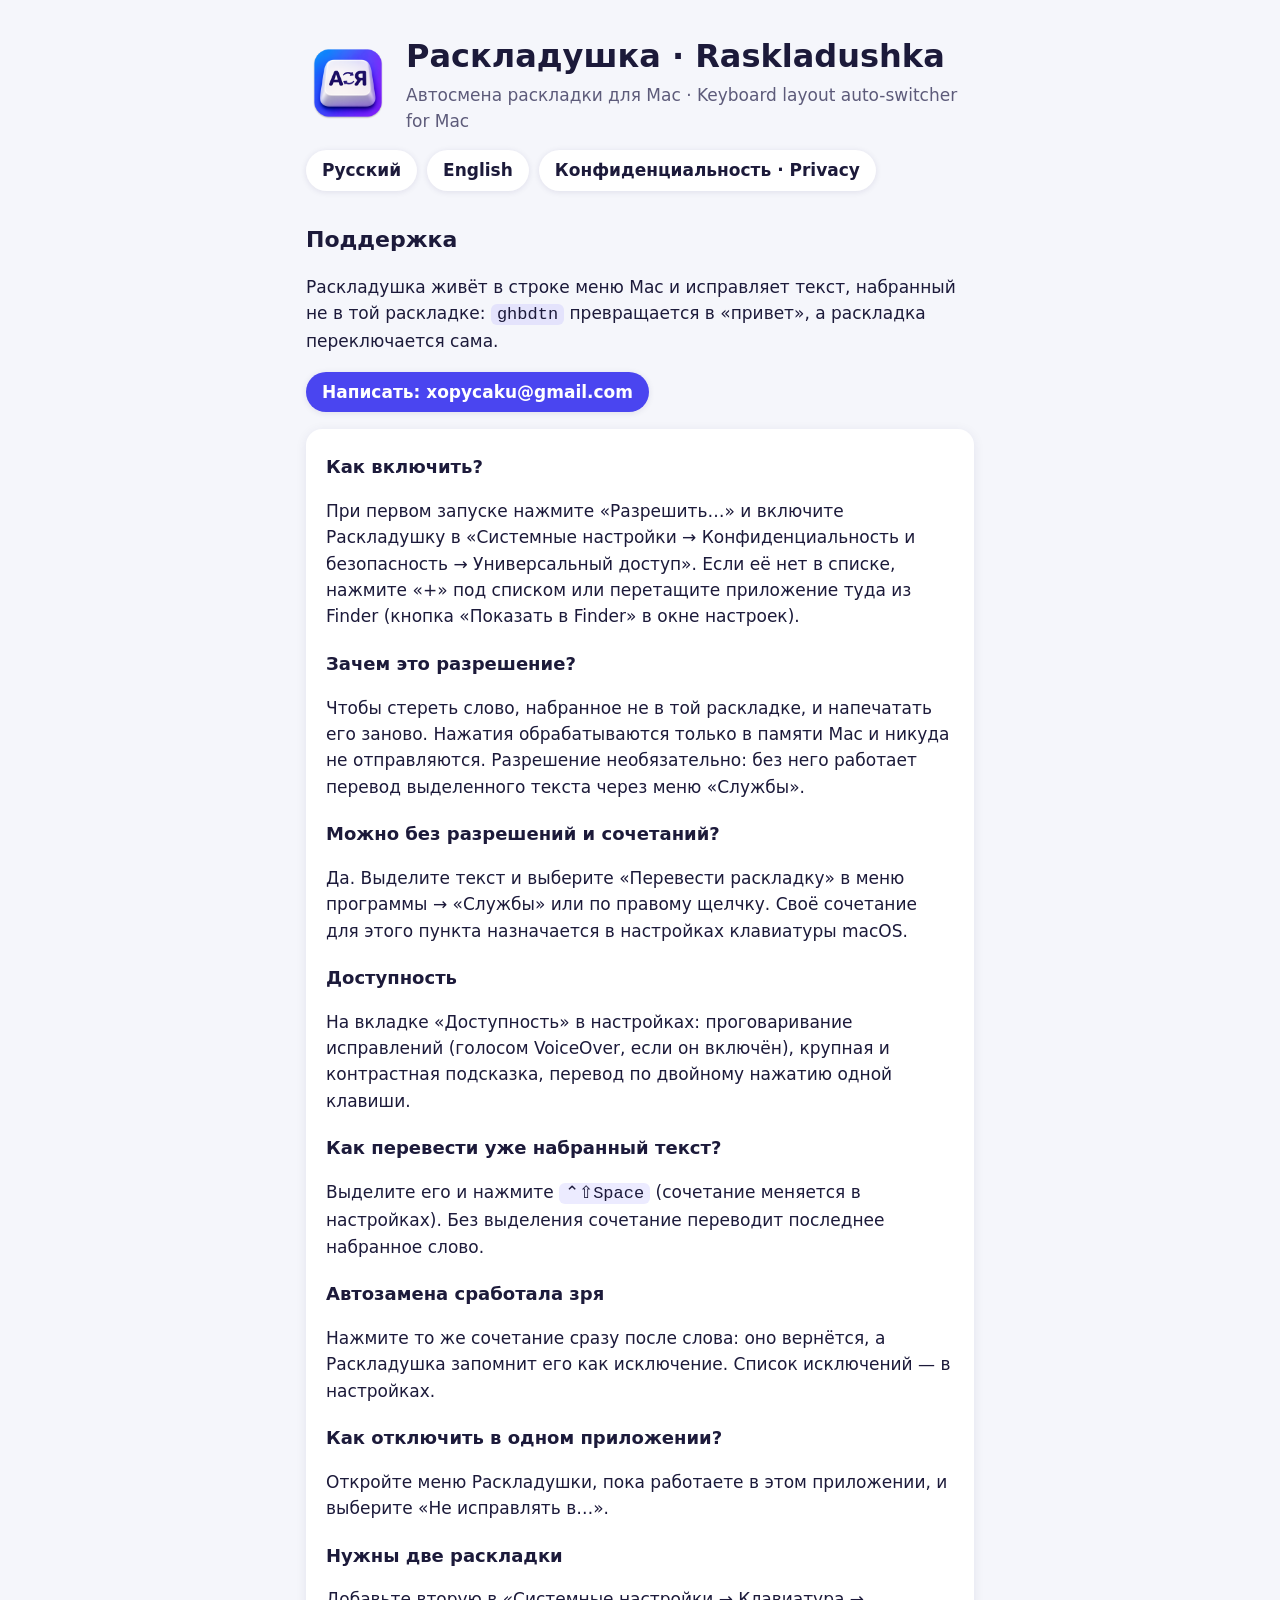
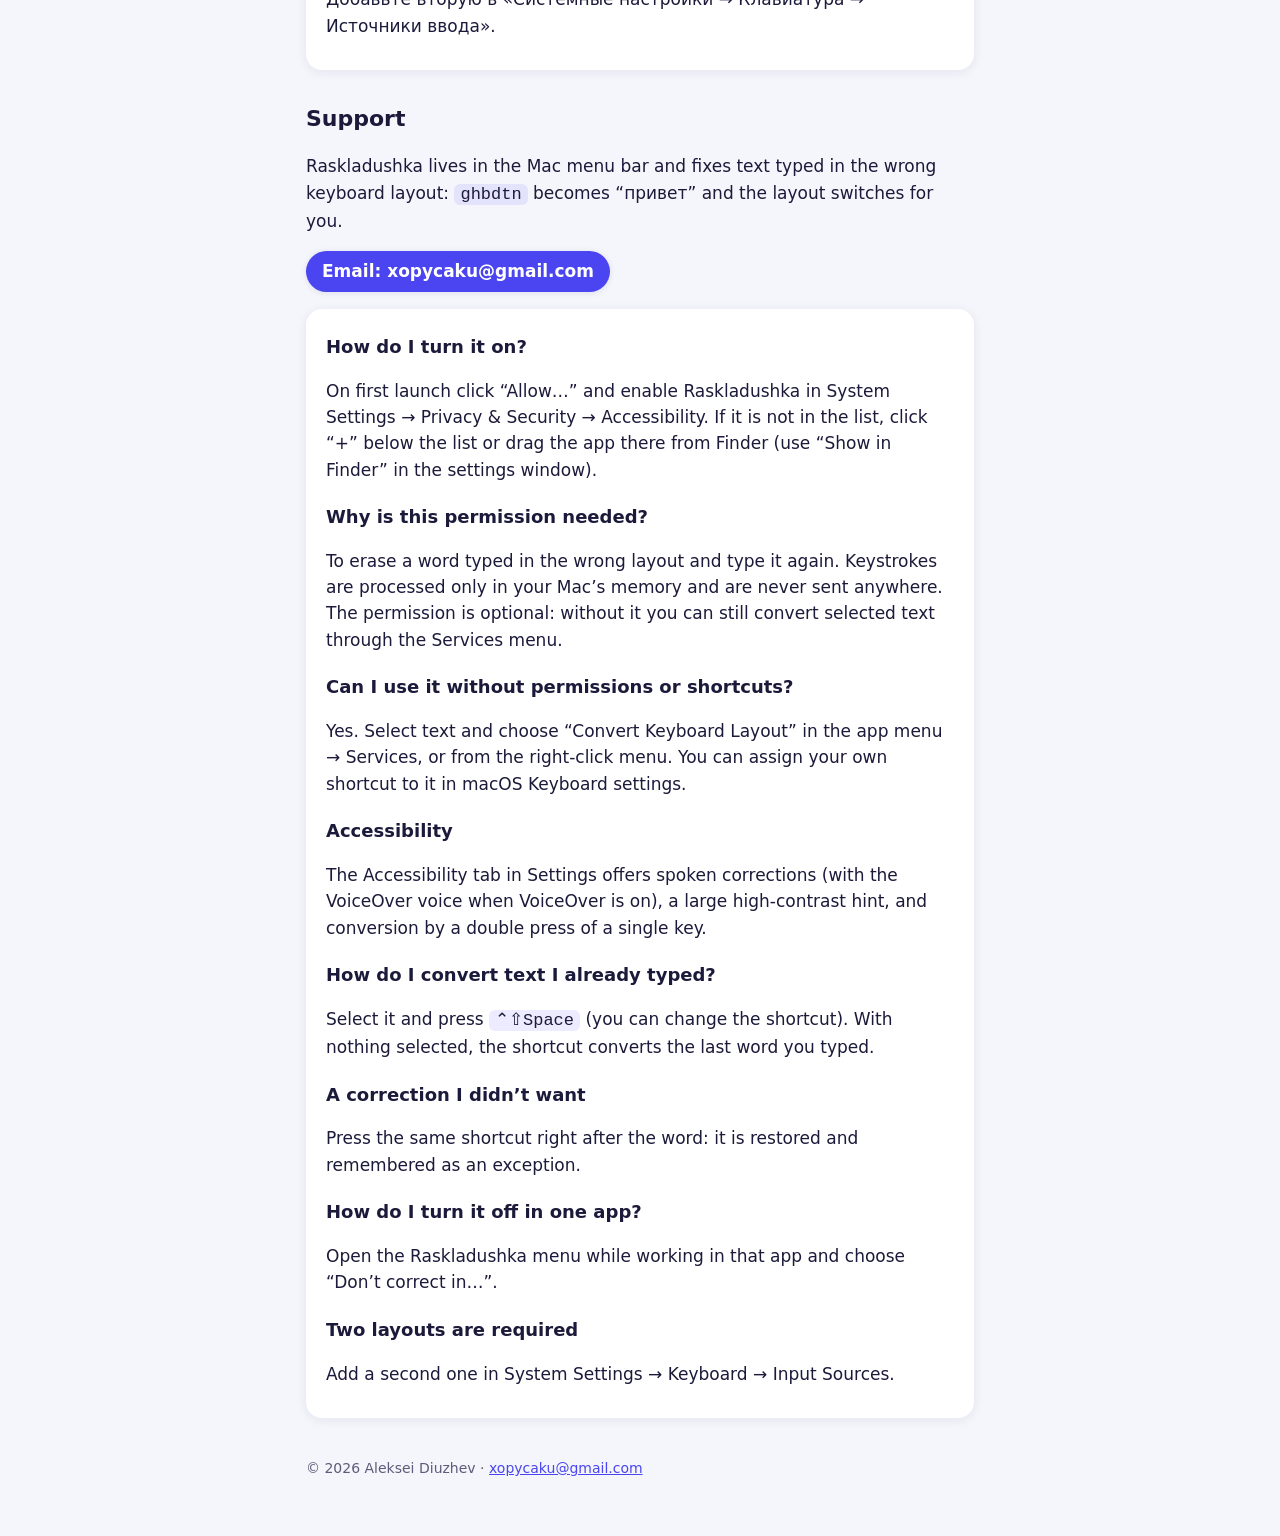
<file: index.html>
<!doctype html>
<html lang="ru">
<head>
<meta charset="utf-8">
<meta name="viewport" content="width=device-width, initial-scale=1">
<title>Раскладушка: поддержка</title>
<link rel="icon" href="icon.png">
<link rel="stylesheet" href="style.css">
</head>
<body>
<main>
  <header>
    <img src="icon.png" alt="">
    <div>
      <h1>Раскладушка · Raskladushka</h1>
      <div class="muted">Автосмена раскладки для Mac · Keyboard layout auto-switcher for Mac</div>
    </div>
  </header>
  <nav><a href="#ru">Русский</a><a href="#en">English</a><a href="privacy.html">Конфиденциальность · Privacy</a></nav>

  <section id="ru">
    <h2>Поддержка</h2>
    <p>Раскладушка живёт в строке меню Mac и исправляет текст, набранный не в той раскладке:
      <code>ghbdtn</code> превращается в «привет», а раскладка переключается сама.</p>
    <p><a class="button" href="mailto:xopycaku@gmail.com?subject=Raskladushka">Написать: xopycaku@gmail.com</a></p>
    <div class="panel">
      <h3>Как включить?</h3>
      <p>При первом запуске нажмите «Разрешить…» и включите Раскладушку в «Системные настройки →
        Конфиденциальность и безопасность → Универсальный доступ». Если её нет в списке, нажмите «+» под списком
        или перетащите приложение туда из Finder (кнопка «Показать в Finder» в окне настроек).</p>
      <h3>Зачем это разрешение?</h3>
      <p>Чтобы стереть слово, набранное не в той раскладке, и напечатать его заново. Нажатия обрабатываются
        только в памяти Mac и никуда не отправляются. Разрешение необязательно: без него работает перевод
        выделенного текста через меню «Службы».</p>
      <h3>Можно без разрешений и сочетаний?</h3>
      <p>Да. Выделите текст и выберите «Перевести раскладку» в меню программы → «Службы» или по правому
        щелчку. Своё сочетание для этого пункта назначается в настройках клавиатуры macOS.</p>
      <h3>Доступность</h3>
      <p>На вкладке «Доступность» в настройках: проговаривание исправлений (голосом VoiceOver, если он
        включён), крупная и контрастная подсказка, перевод по двойному нажатию одной клавиши.</p>
      <h3>Как перевести уже набранный текст?</h3>
      <p>Выделите его и нажмите <code>⌃⇧Space</code> (сочетание меняется в настройках). Без выделения
        сочетание переводит последнее набранное слово.</p>
      <h3>Автозамена сработала зря</h3>
      <p>Нажмите то же сочетание сразу после слова: оно вернётся, а Раскладушка запомнит его как исключение.
        Список исключений — в настройках.</p>
      <h3>Как отключить в одном приложении?</h3>
      <p>Откройте меню Раскладушки, пока работаете в этом приложении, и выберите «Не исправлять в…».</p>
      <h3>Нужны две раскладки</h3>
      <p>Добавьте вторую в «Системные настройки → Клавиатура → Источники ввода».</p>
    </div>
  </section>

  <section id="en">
    <h2>Support</h2>
    <p>Raskladushka lives in the Mac menu bar and fixes text typed in the wrong keyboard layout:
      <code>ghbdtn</code> becomes “привет” and the layout switches for you.</p>
    <p><a class="button" href="mailto:xopycaku@gmail.com?subject=Raskladushka">Email: xopycaku@gmail.com</a></p>
    <div class="panel">
      <h3>How do I turn it on?</h3>
      <p>On first launch click “Allow…” and enable Raskladushka in System Settings → Privacy &amp; Security →
        Accessibility. If it is not in the list, click “+” below the list or drag the app there from Finder
        (use “Show in Finder” in the settings window).</p>
      <h3>Why is this permission needed?</h3>
      <p>To erase a word typed in the wrong layout and type it again. Keystrokes are processed only in your
        Mac’s memory and are never sent anywhere. The permission is optional: without it you can still convert
        selected text through the Services menu.</p>
      <h3>Can I use it without permissions or shortcuts?</h3>
      <p>Yes. Select text and choose “Convert Keyboard Layout” in the app menu → Services, or from the
        right-click menu. You can assign your own shortcut to it in macOS Keyboard settings.</p>
      <h3>Accessibility</h3>
      <p>The Accessibility tab in Settings offers spoken corrections (with the VoiceOver voice when VoiceOver
        is on), a large high-contrast hint, and conversion by a double press of a single key.</p>
      <h3>How do I convert text I already typed?</h3>
      <p>Select it and press <code>⌃⇧Space</code> (you can change the shortcut). With nothing selected, the
        shortcut converts the last word you typed.</p>
      <h3>A correction I didn’t want</h3>
      <p>Press the same shortcut right after the word: it is restored and remembered as an exception.</p>
      <h3>How do I turn it off in one app?</h3>
      <p>Open the Raskladushka menu while working in that app and choose “Don’t correct in…”.</p>
      <h3>Two layouts are required</h3>
      <p>Add a second one in System Settings → Keyboard → Input Sources.</p>
    </div>
  </section>
  <footer class="muted">© 2026 Aleksei Diuzhev · <a href="mailto:xopycaku@gmail.com">xopycaku@gmail.com</a></footer>
</main>
</body>
</html>
</file>
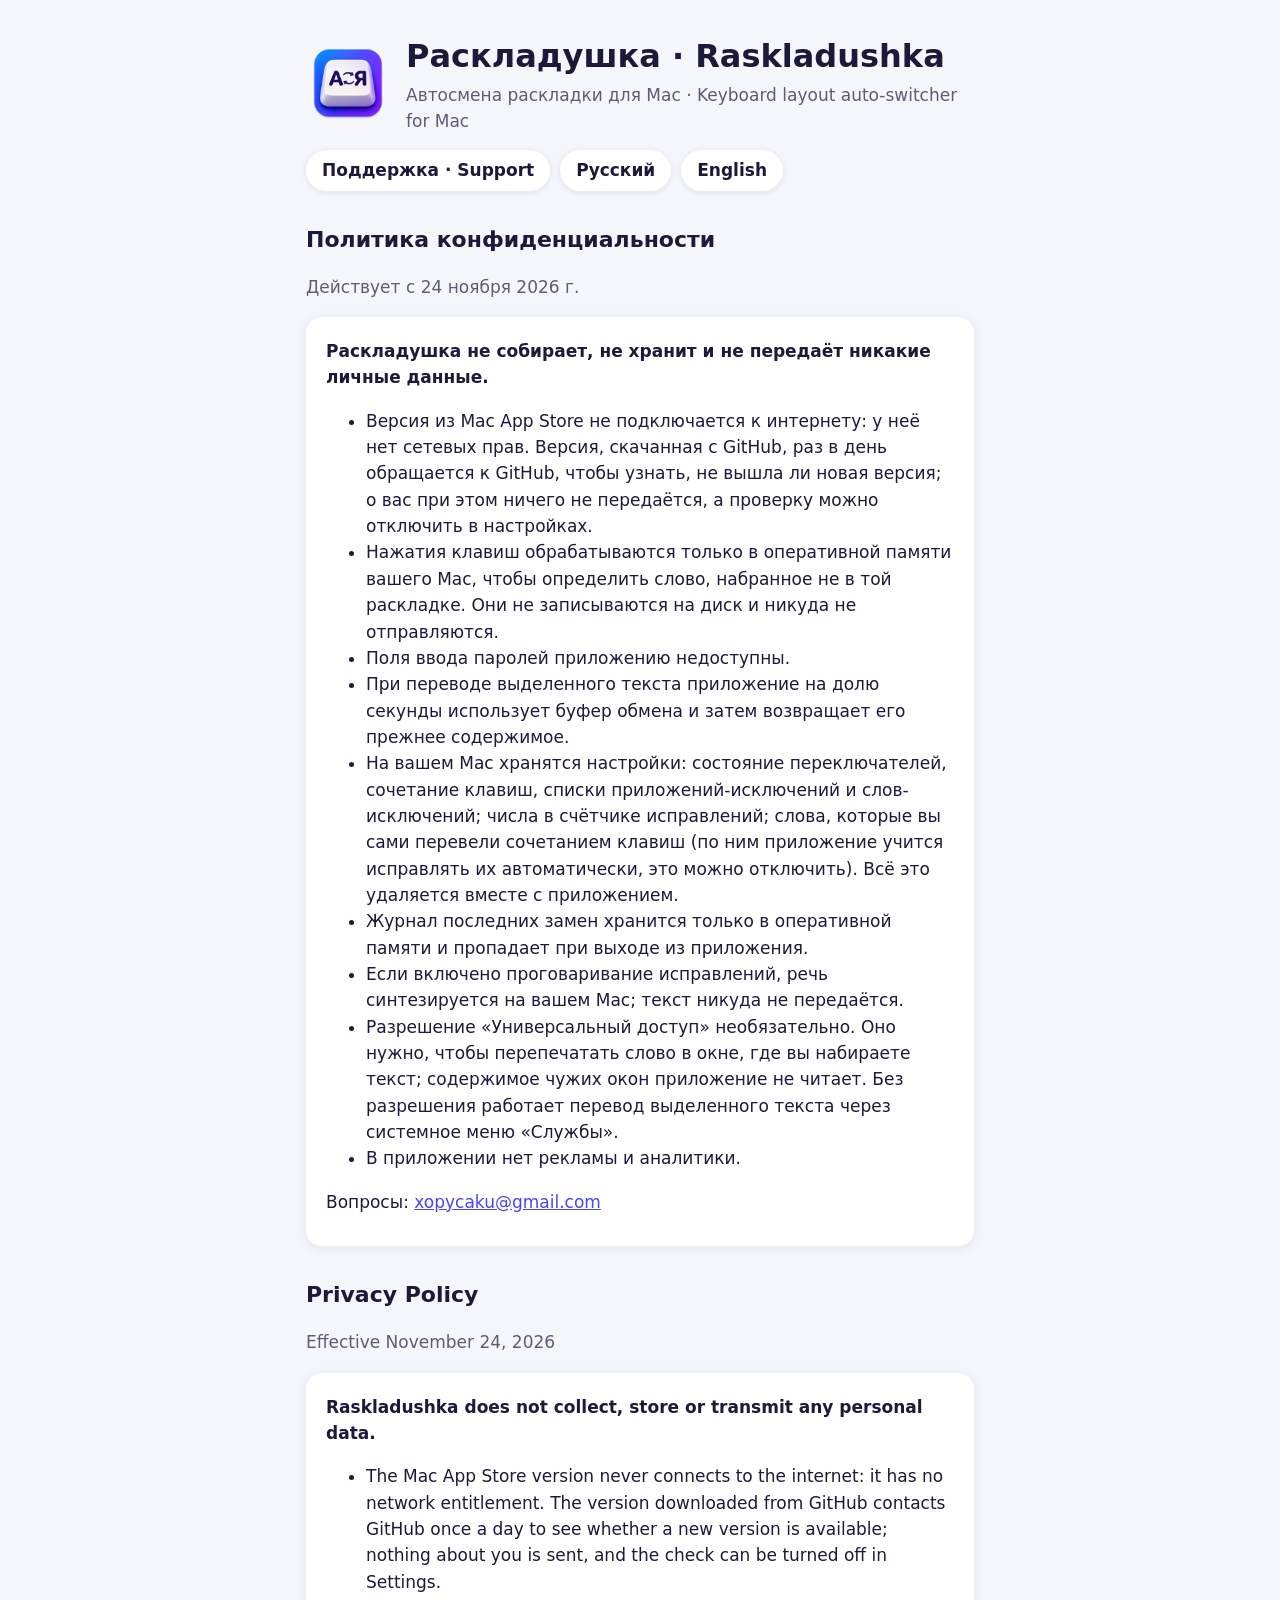
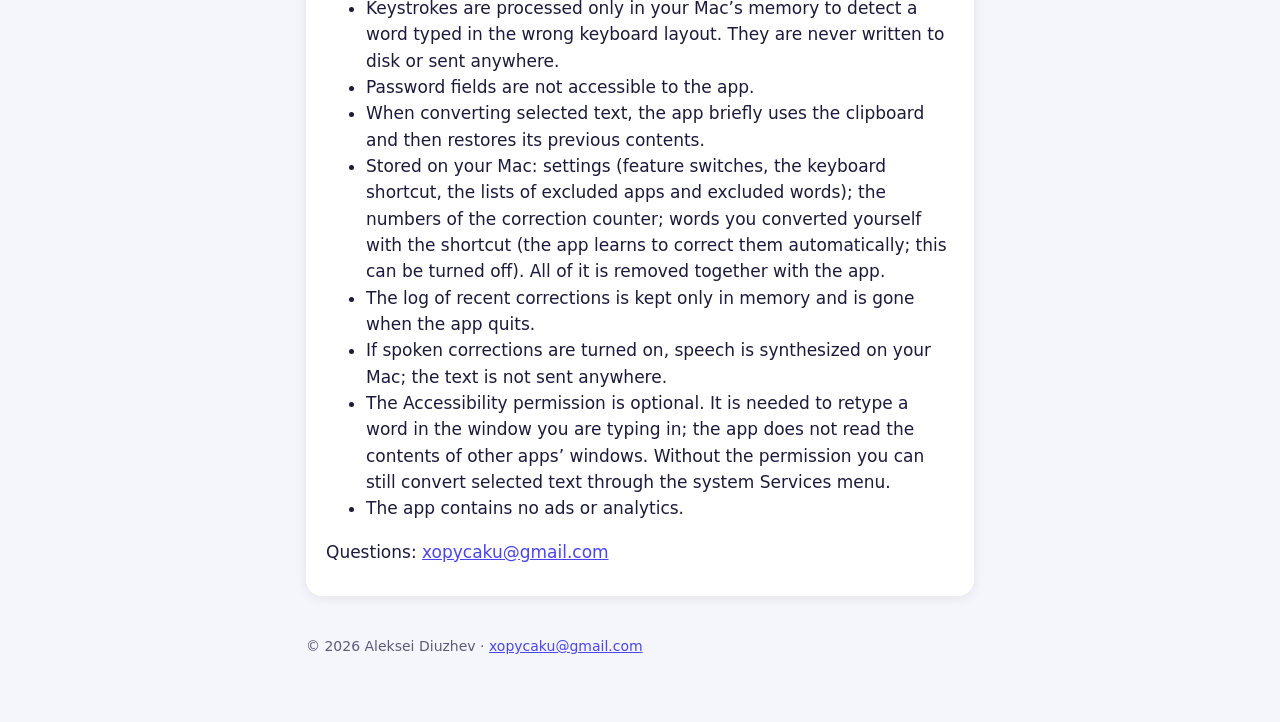
<file: privacy.html>
<!doctype html>
<html lang="ru">
<head>
<meta charset="utf-8">
<meta name="viewport" content="width=device-width, initial-scale=1">
<title>Раскладушка: конфиденциальность</title>
<link rel="icon" href="icon.png">
<link rel="stylesheet" href="style.css">
</head>
<body>
<main>
  <header>
    <img src="icon.png" alt="">
    <div>
      <h1>Раскладушка · Raskladushka</h1>
      <div class="muted">Автосмена раскладки для Mac · Keyboard layout auto-switcher for Mac</div>
    </div>
  </header>
  <nav><a href="index.html">Поддержка · Support</a><a href="#ru">Русский</a><a href="#en">English</a></nav>

  <section id="ru">
    <h2>Политика конфиденциальности</h2>
    <p class="muted">Действует с 24 ноября 2026 г.</p>
    <div class="panel">
      <p><b>Раскладушка не собирает, не хранит и не передаёт никакие личные данные.</b></p>
      <ul>
        <li>Версия из Mac App Store не подключается к интернету: у неё нет сетевых прав. Версия, скачанная
          с GitHub, раз в день обращается к GitHub, чтобы узнать, не вышла ли новая версия; о вас при этом
          ничего не передаётся, а проверку можно отключить в настройках.</li>
        <li>Нажатия клавиш обрабатываются только в оперативной памяти вашего Mac, чтобы определить слово,
          набранное не в той раскладке. Они не записываются на диск и никуда не отправляются.</li>
        <li>Поля ввода паролей приложению недоступны.</li>
        <li>При переводе выделенного текста приложение на долю секунды использует буфер обмена и затем
          возвращает его прежнее содержимое.</li>
        <li>На вашем Mac хранятся настройки: состояние переключателей, сочетание клавиш, списки
          приложений-исключений и слов-исключений; числа в счётчике исправлений; слова, которые вы сами
          перевели сочетанием клавиш (по ним приложение учится исправлять их автоматически, это можно
          отключить). Всё это удаляется вместе с приложением.</li>
        <li>Журнал последних замен хранится только в оперативной памяти и пропадает при выходе из приложения.</li>
        <li>Если включено проговаривание исправлений, речь синтезируется на вашем Mac; текст никуда не
          передаётся.</li>
        <li>Разрешение «Универсальный доступ» необязательно. Оно нужно, чтобы перепечатать слово в окне, где
          вы набираете текст; содержимое чужих окон приложение не читает. Без разрешения работает перевод
          выделенного текста через системное меню «Службы».</li>
        <li>В приложении нет рекламы и аналитики.</li>
      </ul>
      <p>Вопросы: <a href="mailto:xopycaku@gmail.com">xopycaku@gmail.com</a></p>
    </div>
  </section>

  <section id="en">
    <h2>Privacy Policy</h2>
    <p class="muted">Effective November 24, 2026</p>
    <div class="panel">
      <p><b>Raskladushka does not collect, store or transmit any personal data.</b></p>
      <ul>
        <li>The Mac App Store version never connects to the internet: it has no network entitlement. The
          version downloaded from GitHub contacts GitHub once a day to see whether a new version is available;
          nothing about you is sent, and the check can be turned off in Settings.</li>
        <li>Keystrokes are processed only in your Mac’s memory to detect a word typed in the wrong keyboard
          layout. They are never written to disk or sent anywhere.</li>
        <li>Password fields are not accessible to the app.</li>
        <li>When converting selected text, the app briefly uses the clipboard and then restores its previous
          contents.</li>
        <li>Stored on your Mac: settings (feature switches, the keyboard shortcut, the lists of excluded apps
          and excluded words); the numbers of the correction counter; words you converted yourself with the
          shortcut (the app learns to correct them automatically; this can be turned off). All of it is removed
          together with the app.</li>
        <li>The log of recent corrections is kept only in memory and is gone when the app quits.</li>
        <li>If spoken corrections are turned on, speech is synthesized on your Mac; the text is not sent
          anywhere.</li>
        <li>The Accessibility permission is optional. It is needed to retype a word in the window you are
          typing in; the app does not read the contents of other apps’ windows. Without the permission you can
          still convert selected text through the system Services menu.</li>
        <li>The app contains no ads or analytics.</li>
      </ul>
      <p>Questions: <a href="mailto:xopycaku@gmail.com">xopycaku@gmail.com</a></p>
    </div>
  </section>
  <footer class="muted">© 2026 Aleksei Diuzhev · <a href="mailto:xopycaku@gmail.com">xopycaku@gmail.com</a></footer>
</main>
</body>
</html>
</file>
<file: style.css>
:root { --bg: #f5f6fb; --card: #fff; --ink: #1c1a3a; --muted: #5d5b7a; --accent: #4a45f0; }
@media (prefers-color-scheme: dark) { :root { --bg: #12112a; --card: #1d1c3d; --ink: #f1f0ff; --muted: #a9a7cc; --accent: #8f8bff; } }
* { box-sizing: border-box; }
body { margin: 0; background: var(--bg); color: var(--ink); font: 17px/1.55 system-ui, -apple-system, "Segoe UI", sans-serif; }
main { max-width: 700px; margin: 0 auto; padding: 32px 16px 64px; }
header { display: flex; align-items: center; gap: 16px; margin-bottom: 8px; }
header img { width: 84px; height: 84px; }
h1 { font-size: 32px; margin: 0; font-weight: 800; }
h2 { font-size: 22px; margin: 32px 0 8px; }
h3 { font-size: 18px; margin: 20px 0 4px; }
.muted { color: var(--muted); }
.panel { background: var(--card); border-radius: 16px; padding: 4px 20px 14px; margin: 16px 0; box-shadow: 0 2px 12px rgba(30, 20, 90, .08); }
nav { display: flex; gap: 10px; flex-wrap: wrap; margin: 16px 0 8px; }
nav a, .button { display: inline-block; padding: 7px 16px; border-radius: 999px; text-decoration: none; font-weight: 600; background: var(--card); color: var(--ink); box-shadow: 0 1px 6px rgba(30, 20, 90, .1); }
.button { background: var(--accent); color: #fff; }
a { color: var(--accent); }
code { background: rgba(120, 115, 255, .14); padding: 1px 6px; border-radius: 6px; }
footer { margin-top: 40px; font-size: 14px; }
</file>
